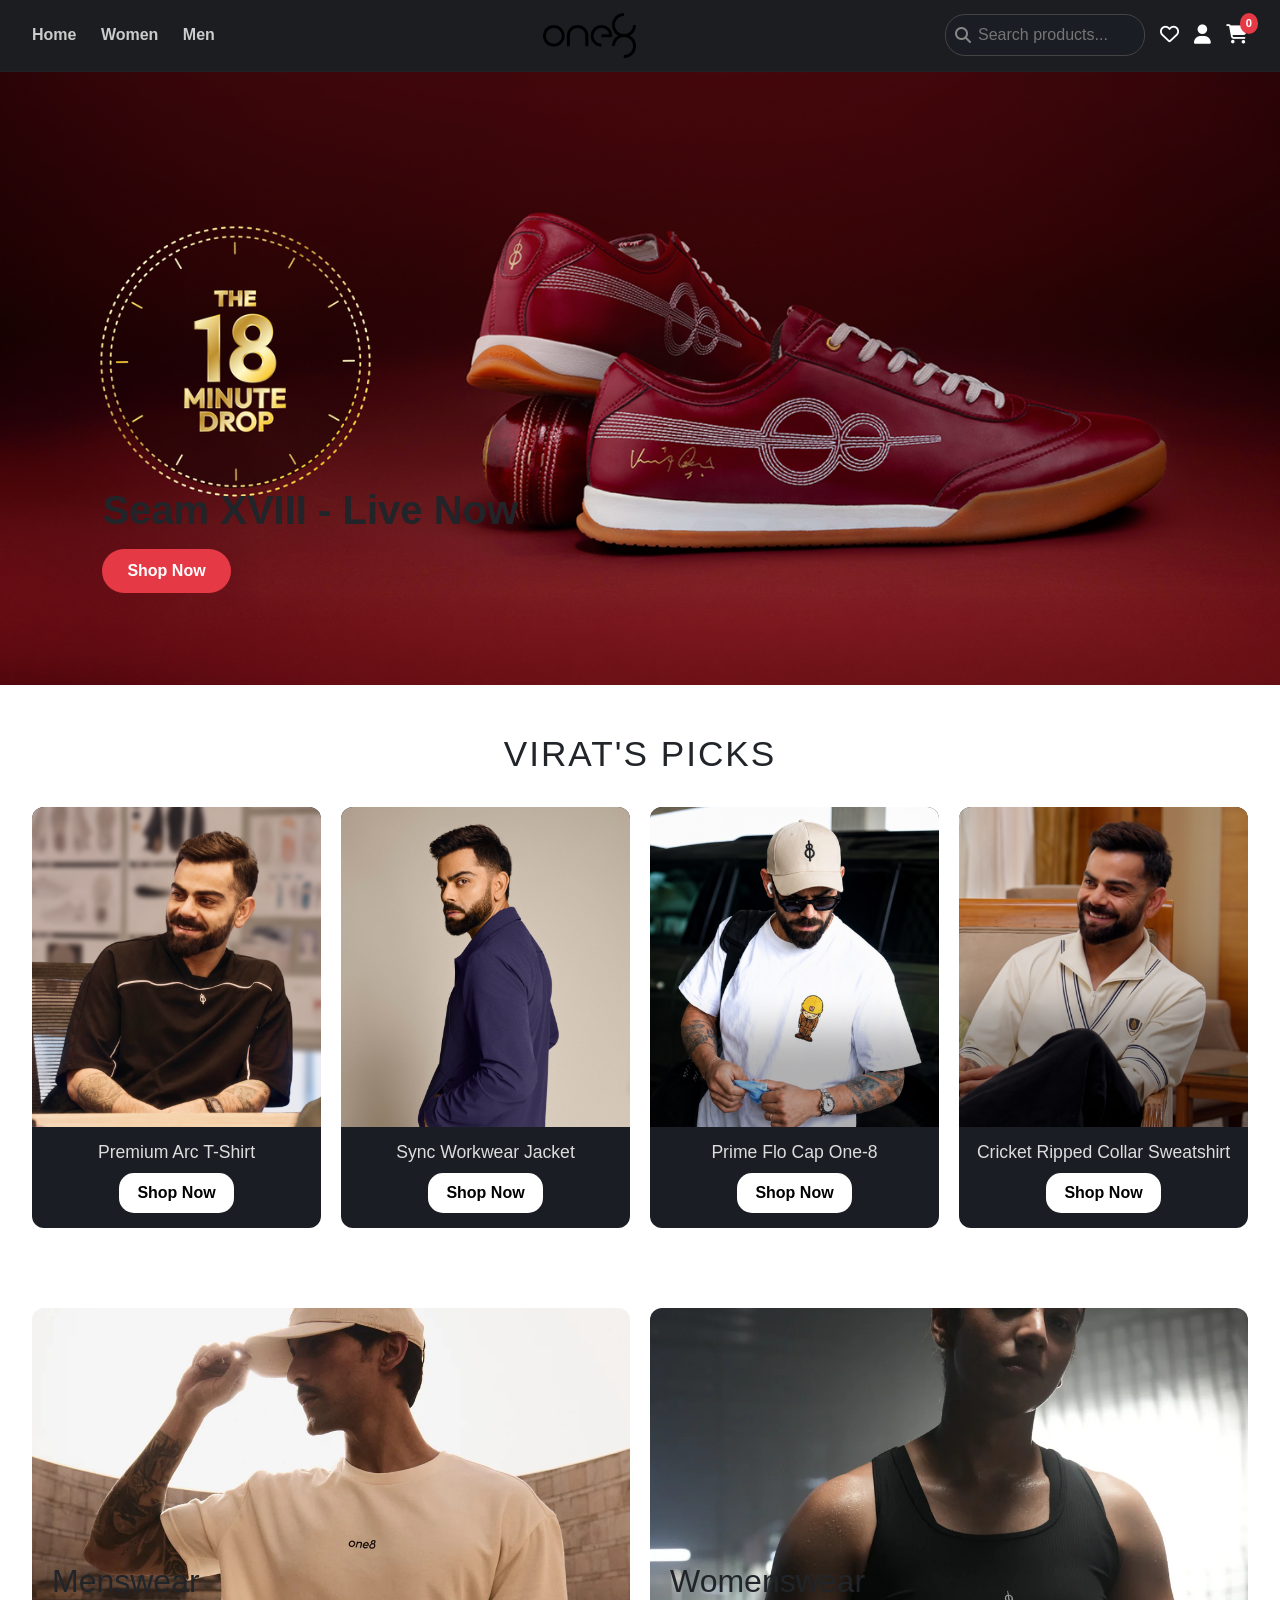
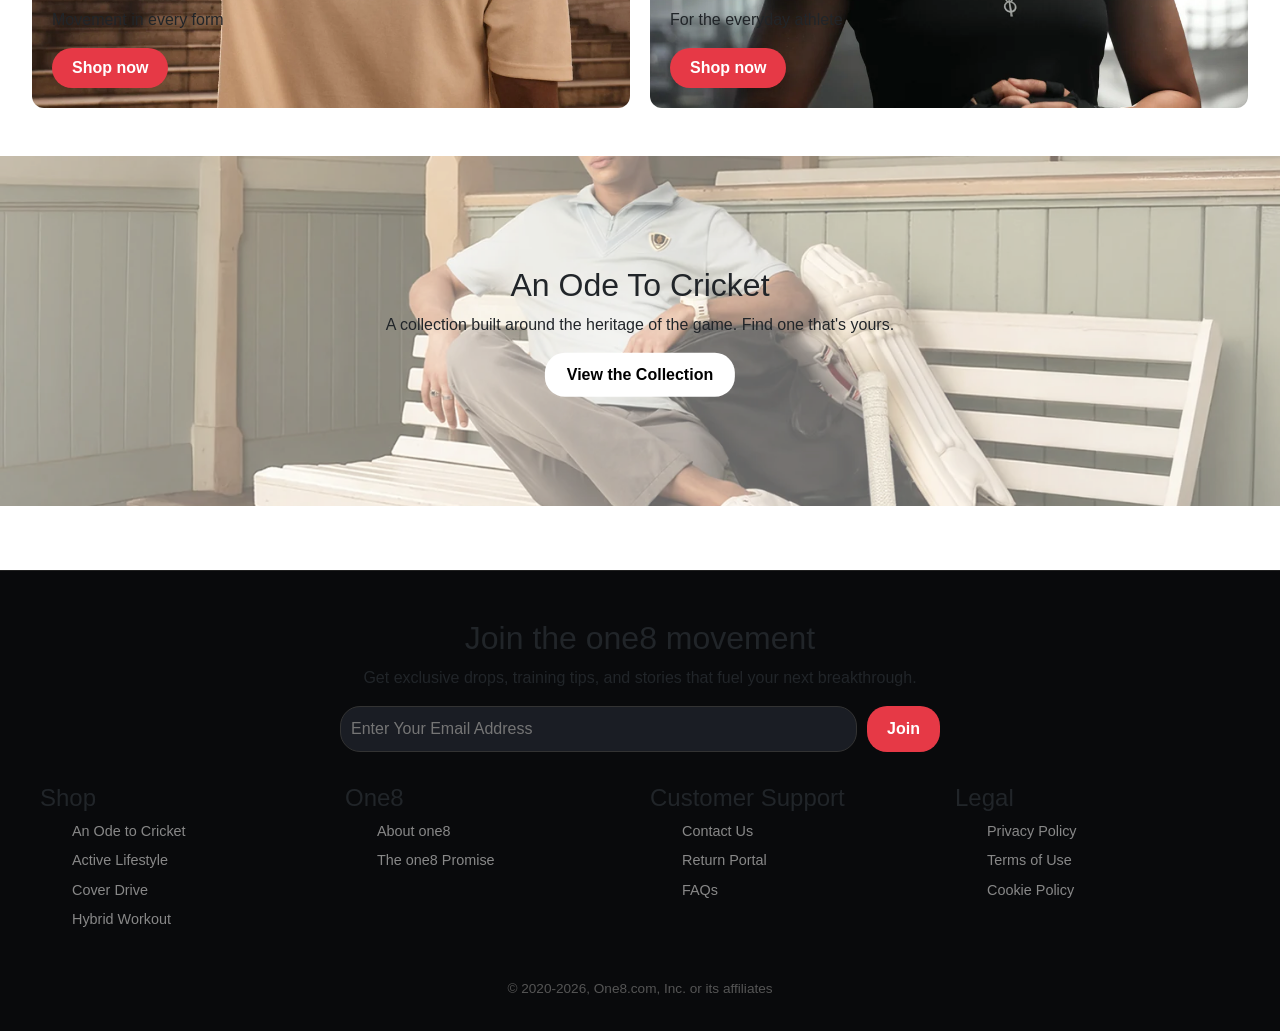
<file: index.html>
<!DOCTYPE html>
<html lang="en">

<head>
    <meta charset="UTF-8">
    <meta name="viewport" content="width=device-width, initial-scale=1.0">
    <title>ONE/8</title>
    <link rel="icon" type="image/png" href="one8-seeklogo.png">
    <link rel="stylesheet" href="index.css">
    <link href="https://cdn.jsdelivr.net/npm/bootstrap@5.3.3/dist/css/bootstrap.min.css" rel="stylesheet">
    <link rel="stylesheet" href="https://cdnjs.cloudflare.com/ajax/libs/font-awesome/6.5.1/css/all.min.css">
</head>

<body>

    <!-- NAVBAR -->
    <header>
        <nav class="custom-nav">
            <div class="nav-left">
                <a href="#" onclick="showHome()">Home</a>
                <a href="#" onclick="showpage2(); showWomen()">Women</a>
                <a href="#" onclick="showpage1(); showMens()">Men</a>
            </div>

            <div class="nav-center">
                <img src="one8-seeklogo.png" alt="One8 Logo" class="logo_img" onclick="showHome()">
            </div>

            <div class="nav-right">
                <div class="search-box">
                    <i class="fa-solid fa-magnifying-glass"></i>
                    <input type="text" id="in" placeholder="Search products...">
                </div>
                <button class="nav-icon-btn"><i class="fa-regular fa-heart"></i></button>
                <button class="nav-icon-btn" onclick="showpage3()"><i class="fa-solid fa-user"></i></button>
                <button class="nav-icon-btn cart-btn" onclick="showCart()">
                    <i class="fa-solid fa-cart-shopping"></i>
                    <span id="count">0</span>
                </button>
            </div>
        </nav>
    </header>

    <!-- MAIN HOME / LANDING SECTION -->
    <main id="main-content">
        <section id="landing">
            <div id="myCarousel" class="carousel slide" data-bs-ride="carousel">
                <div class="carousel-inner">
                    <div class="carousel-item active">
                        <img src="one8.1.png" class="d-block w-100" alt="Banner 1">
                        <div class="carousel-caption-custom">
                            <h2>Seam XVIII - Live Now</h2>
                            <button class="head_btn" onclick="showpage()">Shop Now</button>
                        </div>
                    </div>
                    <div class="carousel-item">
                        <img src="one8.2.png" class="d-block w-100" alt="Banner 2">
                        <div class="carousel-caption-custom">
                            <h2>The Cricket Collection</h2>
                            <button class="head_btn" onclick="showpage()">Shop Now</button>
                        </div>
                    </div>
                    <div class="carousel-item">
                        <img src="one8.video2.gif" class="d-block w-100" alt="Banner 3">
                        <div class="carousel-caption-custom">
                            <h2>Seam Classic</h2>
                            <button class="head_btn" onclick="showpage()">Shop Now</button>
                        </div>
                    </div>
                </div>
            </div>
        </section>

        <!-- VIRAT'S PICKS -->
        <section class="vk">
            <h1>VIRAT'S PICKS</h1>
            <div class="virat-grid">
                <div class="v1">
                    <img class="vk-img" src="d.png" alt="Premium Arc T-Shirt">
                    <div class="v-info">
                        <h2>Premium Arc T-Shirt</h2>
                        <button class="vk-btn" onclick="showpage6()">Shop Now</button>
                    </div>
                </div>
                <div class="v1">
                    <img class="vk-img" src="b.png" alt="Sync Workwear Jacket">
                    <div class="v-info">
                        <h2>Sync Workwear Jacket</h2>
                        <button class="vk-btn" onclick="showpage6()">Shop Now</button>
                    </div>
                </div>
                <div class="v1">
                    <img class="vk-img" src="Gradient_vk2_1.png" alt="Prime Flo Cap">
                    <div class="v-info">
                        <h2>Prime Flo Cap One-8</h2>
                        <button class="vk-btn" onclick="showpage5()">Shop Now</button>
                    </div>
                </div>
                <div class="v1">
                    <img class="vk-img" src="Gradient_vk_1.png" alt="Cricket Sweatshirt">
                    <div class="v-info">
                        <h2>Cricket Ripped Collar Sweatshirt</h2>
                        <button class="vk-btn" onclick="showpage6()">Shop Now</button>
                    </div>
                </div>
            </div>
        </section>

        <!-- GENDER SECTION -->
        <section class="gender">
            <div class="mens-wear">
                <img src="mens-wear.webp" alt="Menswear">
                <div class="wear-overlay">
                    <h2>Menswear</h2>
                    <p>Movement in every form</p>
                    <button onclick="showpage1(); showMens()">Shop now</button>
                </div>
            </div>
            <div class="mens-wear">
                <img src="womens-wear.webp" alt="Womenswear">
                <div class="wear-overlay">
                    <h2>Womenswear</h2>
                    <p>For the everyday athlete</p>
                    <button onclick="showpage2(); showWomen()">Shop now</button>
                </div>
            </div>
        </section>

        <!-- ENDING BANNER -->
        <div class="ending">
            <img src="ending-img.webp" alt="An Ode To Cricket">
            <div class="ending-content">
                <h2>An Ode To Cricket</h2>
                <p>A collection built around the heritage of the game. Find one that's yours.</p>
                <button onclick="showpage()">View the Collection</button>
            </div>
        </div>
    </main>

    <!-- PRODUCTS / FILTER SECTION -->
    <section class="all-1">
        <div class="shop-container">
            <!-- Sidebar Filters -->
            <aside class="filter-sidebar">
                <h2>Seam XVIII</h2>
                <div class="check">
                    <button class="btn2" onclick="show('price')"><span>PRICE</span> <span>▼</span></button>
                    <div id="price" class="btn-content">
                        <label><input type="checkbox"> ₹0.00 - ₹2,000.00</label><br>
                        <label><input type="checkbox"> ₹2,000.00 - ₹4,000.00</label><br>
                        <label><input type="checkbox"> ₹4,000.00 - ₹6,000.00</label>
                    </div>
                </div>
                <div class="check">
                    <button class="btn2" onclick="show('gender')"><span>GENDER</span> <span>▼</span></button>
                    <div id="gender" class="btn-content">
                        <label><input type="checkbox"> MALE</label><br>
                        <label><input type="checkbox"> FEMALE</label><br>
                        <label><input type="checkbox"> UNISEX</label>
                    </div>
                </div>
                <div class="check">
                    <button class="btn2" onclick="show('product')"><span>PRODUCT TYPE</span> <span>▼</span></button>
                    <div id="product" class="btn-content">
                        <label><input type="checkbox"> Caps</label><br>
                        <label><input type="checkbox"> Cricket Shoes</label><br>
                        <label><input type="checkbox"> Polo</label><br>
                        <label><input type="checkbox"> Sneakers</label><br>
                        <label><input type="checkbox"> Sweatshirt</label><br>
                        <label><input type="checkbox"> T-Shirt</label>
                    </div>
                </div>
            </aside>

            <!-- Category Thumbnails & Product Display Grid -->
            <div class="products-wrapper">
                <div class="mens category-bar">
                    <div class="mens-img" onclick="showCategory('men-gym')"><img src="men-gym.webp" alt="">
                        <h2>Men-Gym</h2>
                    </div>
                    <div class="mens-img" onclick="showCategory('run')"><img src="men-run.webp" alt="">
                        <h2>Men-Running</h2>
                    </div>
                    <div class="mens-img" onclick="showCategory('life')"><img src="men-life.webp" alt="">
                        <h2>Men-Lifestyle</h2>
                    </div>
                    <div class="mens-img" onclick="showCategory('cricket')"><img src="men-cricket.webp" alt="">
                        <h2>Men-Cricket</h2>
                    </div>
                </div>

                <div class="women category-bar">
                    <div class="mens-img" onclick="showCategory('women-gym')"><img src="smirthi.webp" alt="">
                        <h2>Women-Gym</h2>
                    </div>
                    <div class="mens-img" onclick="showCategory('women-run')"><img src="women-liffestyle.webp" alt="">
                        <h2>Women-Running</h2>
                    </div>
                    <div class="mens-img" onclick="showCategory('women-Life')"><img src="women-running.webp" alt="">
                        <h2>Women-Lifestyle</h2>
                    </div>
                </div>

                <div class="cont"></div>
            </div>
        </div>
    </section>

    <!-- SIGN IN SECTION -->
    <div class="log-in">
        <img src="one8-seeklogo.png" alt="One8 Logo" class="login-logo">
        <div class="sign-in">
            <h2>Sign in or create account</h2>
            <label>Enter mobile number or email</label>
            <input type="text" id="login-input" placeholder="Email or Phone">
            <p id="login-error" class="error-msg"></p>
            <button onclick="validEmail()">Continue</button>
            <p class="condition">By continuing, you agree to One-8 <span>Conditions of Use</span> and <span>Privacy
                    Notice.</span></p>
            <div class="biz-box">
                <h5>Buying for work?</h5>
                <p class="blue">Create a free business account</p>
            </div>
        </div>
    </div>

    <!-- CHECKOUT FLOW SECTION (NEW PAGE) -->
    <section id="checkout-page" class="checkout-container hidden">
        <button class="back-btn" onclick="showpage()">
            <i class="fa-solid fa-arrow-left">

            </i> Back to Products</button>
        <h2>CHECKOUT <span>DETAILS</span></h2>

        <div class="checkout-grid">
            <form id="checkoutForm" onsubmit="handleCheckout(event)">
                <h3>1. Shipping Information</h3>
                <div class="form-group">
                    <label>Full Name</label>
                    <input type="text" required placeholder="Virat Kohli">
                </div>
                <div class="form-group">
                    <label>Email Address</label>
                    <input type="email" required placeholder="virat@one8.com">
                </div>
                <div class="form-group">
                    <label>Phone Number</label>
                    <input type="tel" required placeholder="7010668185">
                </div>
                <div class="form-group">
                    <label>Delivery Address</label>
                    <textarea required placeholder="House No, Street, City, Pincode" rows="3"></textarea>
                </div>

                <h3>2. Payment Method</h3>
                <div class="payment-options">
                    <label><input type="radio" name="payment" value="card" checked> Credit/Debit Card</label>
                    <label><input type="radio" name="payment" value="upi"> UPI / Razorpay</label>
                    <label><input type="radio" name="payment" value="cod"> Cash on Delivery</label>
                </div>

                <button type="submit" class="submit-order-btn">PLACE ORDER NOW</button>
            </form>

            <div class="order-summary-box">
                <h3>Order Summary</h3>
                <div id="checkoutSummaryItems"></div>
                <hr>
                <div class="summary-total">
                    <span>Total Amount:</span>
                    <span id="checkoutTotalAmount">₹0</span>
                </div>
            </div>
        </div>
    </section>

    <!-- SUCCESS MODAL -->
    <div id="successModal" class="modal-overlay hidden">
        <div class="modal-box">
            <i class="fa-solid fa-circle-check success-icon"></i>
            <h2>Order Placed Successfully!</h2>
            <p>Thank you for shopping with ONE8. Your order is on its way!</p>
            <button class="submit-order-btn" onclick="resetApp()">Continue Shopping</button>
        </div>
    </div>

    <!-- SLIDE-IN CART DRAWER -->
    <div id="cart-box">
        <div class="cart-head">
            <h2>My Cart</h2>
            <button id="close" onclick="closeCart()">✕</button>
        </div>
        <div id="cart-items"></div>
        <div id="summary"></div>
    </div>
    <div id="cart-backdrop" onclick="closeCart()"></div>

    <!-- FOOTER -->
    <footer>
        <div class="end">
            <h2>Join the one8 movement</h2>
            <p class="end-p">Get exclusive drops, training tips, and stories that fuel your next breakthrough.</p>
            <div class="newsletter-box">
                <input class="food-in" id="email" type="email" placeholder="Enter Your Email Address">
                <button onclick="validEmail()">Join</button>
            </div>
            <p id="email-p"></p>
        </div>
        <div class="end-1">
            <div>
                <h4>Shop</h4>
                <ul>
                    <li>An Ode to Cricket</li>
                    <li>Active Lifestyle</li>
                    <li>Cover Drive</li>
                    <li>Hybrid Workout</li>
                </ul>
            </div>
            <div>
                <h4>One8</h4>
                <ul>
                    <li>About one8</li>
                    <li>The one8 Promise</li>
                </ul>
            </div>
            <div>
                <h4>Customer Support</h4>
                <ul>
                    <li>Contact Us</li>
                    <li>Return Portal</li>
                    <li>FAQs</li>
                </ul>
            </div>
            <div>
                <h4>Legal</h4>
                <ul>
                    <li>Privacy Policy</li>
                    <li>Terms of Use</li>
                    <li>Cookie Policy</li>
                </ul>
            </div>
        </div>
        <div class="footer-bottom">
            <p>© 2020-2026, One8.com, Inc. or its affiliates</p>
        </div>
    </footer>

    <script src="https://cdn.jsdelivr.net/npm/bootstrap@5.3.3/dist/js/bootstrap.bundle.min.js"></script>
    <script src="index.js"></script>
</body>

</html>
</file>
<file: index.css>
* {
    margin: 0;
    padding: 0;
    box-sizing: border-box;
    font-family: 'Segoe UI', Roboto, sans-serif;
}

body {
    background-color: #0f1115;
    color: #ffffff;
    overflow-x: hidden;
}

.hidden { display: none !important; }

/* NAVIGATION BAR */
header {
    position: sticky;
    top: 0;
    width: 100%;
    z-index: 100;
    background-color: rgba(15, 17, 21, 0.95);
    backdrop-filter: blur(8px);
    border-bottom: 1px solid #222;
}

.custom-nav {
    display: flex;
    justify-content: space-between;
    align-items: center;
    padding: 0.8rem 2rem;
    max-width: 1400px;
    margin: 0 auto;
}

.nav-left a {
    color: #ccc;
    text-decoration: none;
    margin-right: 20px;
    font-weight: 600;
    transition: color 0.3s;
}

.nav-left a:hover { color: #e63946; }

.logo_img {
    height: 45px;
    cursor: pointer;
}

.nav-right {
    display: flex;
    align-items: center;
    gap: 15px;
}

.search-box {
    position: relative;
    display: flex;
    align-items: center;
}

.search-box i {
    position: absolute;
    left: 10px;
    color: #888;
}

#in {
    padding: 8px 12px 8px 32px;
    border-radius: 20px;
    border: 1px solid #444;
    background: #1a1d24;
    color: #fff;
    width: 200px;
}

.nav-icon-btn {
    background: none;
    border: none;
    color: #fff;
    font-size: 1.2rem;
    position: relative;
    cursor: pointer;
}

.cart-btn #count {
    position: absolute;
    top: -8px;
    right: -10px;
    background: #e63946;
    color: #fff;
    font-size: 0.7rem;
    padding: 2px 6px;
    border-radius: 50%;
    font-weight: bold;
}

/* CAROUSEL */
.carousel-caption-custom {
    position: absolute;
    bottom: 15%;
    left: 8%;
    z-index: 10;
}

.carousel-caption-custom h2 {
    font-size: 2.5rem;
    font-weight: 800;
    margin-bottom: 15px;
}

.head_btn {
    padding: 10px 25px;
    background: #e63946;
    border: none;
    color: #fff;
    font-weight: bold;
    border-radius: 25px;
    cursor: pointer;
    transition: 0.3s;
}

.head_btn:hover { background: #fff; color: #000; }

/* VIRAT PICKS */
.vk {
    padding: 3rem 2rem;
    max-width: 1300px;
    margin: 0 auto;
}

.vk h1 {
    text-align: center;
    font-size: 2.2rem;
    letter-spacing: 2px;
    margin-bottom: 2rem;
}

.virat-grid {
    display: grid;
    grid-template-columns: repeat(auto-fit, minmax(250px, 1fr));
    gap: 20px;
}

.v1 {
    background: #1a1d24;
    border-radius: 12px;
    overflow: hidden;
    position: relative;
    transition: transform 0.3s;
}

.v1:hover { transform: translateY(-5px); }

.vk-img {
    width: 100%;
    height: 320px;
    object-fit: cover;
}

.v-info {
    padding: 15px;
    text-align: center;
}

.v-info h2 {
    font-size: 1.1rem;
    color: #ddd;
    margin-bottom: 10px;
}

.vk-btn {
    padding: 8px 18px;
    background: #fff;
    border: none;
    border-radius: 15px;
    font-weight: bold;
    cursor: pointer;
}

/* GENDER & ENDING BANNER */
.gender {
    display: grid;
    grid-template-columns: 1fr 1fr;
    gap: 20px;
    max-width: 1300px;
    margin: 2rem auto;
    padding: 0 2rem;
}

.mens-wear {
    position: relative;
    border-radius: 12px;
    overflow: hidden;
}

.mens-wear img { width: 100%; height: 400px; object-fit: cover; }

.wear-overlay {
    position: absolute;
    bottom: 20px;
    left: 20px;
}

.wear-overlay button {
    padding: 8px 20px;
    border-radius: 20px;
    border: none;
    background: #e63946;
    color: white;
    font-weight: bold;
    cursor: pointer;
}

.ending {
    position: relative;
    text-align: center;
    margin-top: 3rem;
}

.ending img { width: 100%; height: 350px; object-fit: cover; opacity: 0.6; }

.ending-content {
    position: absolute;
    top: 50%;
    left: 50%;
    transform: translate(-50%, -50%);
}

.ending-content button {
    padding: 10px 22px;
    border-radius: 20px;
    border: none;
    background: #fff;
    font-weight: bold;
    cursor: pointer;
}

/* SHOPPING & PRODUCT GRID */
.all-1 {
    max-width: 1300px;
    margin: 2rem auto;
    padding: 0 2rem;
}

.shop-container {
    display: flex;
    gap: 30px;
}

.filter-sidebar {
    width: 250px;
    background: #1a1d24;
    padding: 20px;
    border-radius: 10px;
    height: fit-content;
}

.check { border-bottom: 1px solid #333; margin-bottom: 10px; }
.btn2 { width: 100%; padding: 10px 0; background: none; border: none; color: #fff; display: flex; justify-content: space-between; cursor: pointer; }
.btn-content { display: none; padding-bottom: 10px; font-size: 0.9rem; color: #aaa; }

.products-wrapper { flex: 1; }

.category-bar {
    display: none;
    gap: 15px;
    margin-bottom: 20px;
    overflow-x: auto;
}

.mens-img {
    min-width: 140px;
    background: #1a1d24;
    border-radius: 10px;
    padding: 10px;
    text-align: center;
    cursor: pointer;
}

.mens-img img { width: 100%; height: 100px; object-fit: cover; border-radius: 8px; }
.mens-img h2 { font-size: 0.9rem; margin-top: 8px; }

/* .cont {
    display: grid;
    grid-template-columns: repeat(auto-fill, minmax(230px, 1fr));
    gap: 20px;
} */


.cont {
    width: 60% !important;
    display: grid !important;
    grid-template-columns: repeat(2, 1fr) !important; /* 2 items per row */
    gap: 30px !important;
    position: relative !important;
    left: 390px !important;
    top: -200px !important;
    scrollbar-width: none !important;
}

.cart {
    background: #1a1d24;
    border-radius: 10px;
    padding: 15px;
    display: flex;
    flex-direction: column;
    justify-content: space-between;
}

.p-image img { width: 100%; height: 200px; object-fit: cover; border-radius: 8px; }
.p-details h3 { font-size: 0.95rem; margin-top: 8px; color: #ddd; }
.add-btn {
    margin-top: 10px;
    width: 100%;
    padding: 8px;
    background: #e63946;
    border: none;
    color: white;
    border-radius: 6px;
    font-weight: bold;
    cursor: pointer;
}

/* SLIDE-IN CART DRAWER */
#cart-box {
    position: fixed;
    top: 0;
    right: -420px;
    width: 380px;
    height: 100vh;
    background: #1a1d24;
    z-index: 1000;
    padding: 20px;
    transition: right 0.3s ease;
    display: flex;
    flex-direction: column;
    box-shadow: -5px 0 15px rgba(0,0,0,0.5);
}

#cart-box.open { right: 0; }

.cart-head { display: flex; justify-content: space-between; align-items: center; border-bottom: 1px solid #333; padding-bottom: 10px; }
#close { background: none; border: none; color: #e63946; font-size: 1.5rem; cursor: pointer; }

#cart-items { flex: 1; overflow-y: auto; margin: 15px 0; }
.cart-product { display: flex; align-items: center; justify-content: space-between; background: #0f1115; padding: 10px; border-radius: 8px; margin-bottom: 10px; }
.i-image { width: 50px; height: 50px; object-fit: cover; border-radius: 5px; }

.summary-btn {
    width: 100%;
    padding: 12px;
    background: #e63946;
    color: white;
    border: none;
    border-radius: 6px;
    font-weight: bold;
    cursor: pointer;
}

#cart-backdrop {
    position: fixed;
    top: 0; left: 0; width: 100vw; height: 100vh;
    background: rgba(0,0,0,0.7);
    z-index: 999;
    display: none;
}
#cart-backdrop.show { display: block; }




/* CHECKOUT PAGE */
.checkout-container { max-width: 1000px; margin: 3rem auto; padding: 0 2rem; }
.back-btn { background: none; border: none; color: #aaa; font-size: 1rem; cursor: pointer; margin-bottom: 15px; }
.checkout-grid { display: grid; grid-template-columns: 1.5fr 1fr; gap: 30px; margin-top: 20px; }
.form-group { margin-bottom: 15px; }
.form-group label { display: block; margin-bottom: 5px; color: #aaa; font-size: 0.9rem; }
.form-group input, .form-group textarea { width: 100%; padding: 10px; background: #1a1d24; border: 1px solid #333; color: white; border-radius: 5px; }
.payment-options { display: flex; flex-direction: column; gap: 10px; margin: 15px 0; }

.submit-order-btn { width: 100%; padding: 12px; background: #e63946; border: none; color: white; font-weight: bold; border-radius: 6px; cursor: pointer; }

.order-summary-box { background: #1a1d24; padding: 20px; border-radius: 8px; height: fit-content; }
.summary-total { display: flex; justify-content: space-between; font-size: 1.2rem; font-weight: bold; color: #e63946; margin-top: 15px; }

/* MODAL */
.modal-overlay { position: fixed; top: 0; left: 0; width: 100vw; height: 100vh; background: rgba(0,0,0,0.85); display: flex; justify-content: center; align-items: center; z-index: 2000; }
.modal-box { background: #1a1d24; padding: 30px; border-radius: 12px; text-align: center; max-width: 400px; border: 1px solid #333; }
.success-icon { font-size: 3rem; color: #2ec4b6; margin-bottom: 15px; }

/* SIGN IN */
.log-in { max-width: 400px; margin: 4rem auto; text-align: center; }
.login-logo { width: 180px; margin-bottom: 20px; }
.sign-in { background: #1a1d24; padding: 25px; border-radius: 10px; }
.sign-in input { width: 100%; padding: 10px; margin: 15px 0; background: #0f1115; border: 1px solid #333; color: white; border-radius: 5px; }
.sign-in button { width: 100%; padding: 10px; background: #e63946; border: none; color: white; font-weight: bold; border-radius: 20px; cursor: pointer; }

/* FOOTER */
footer { background: #090a0c; padding: 3rem 2rem 1rem; border-top: 1px solid #222; margin-top: 4rem; }
.end { max-width: 600px; margin: 0 auto 2rem; text-align: center; }
.newsletter-box { display: flex; gap: 10px; margin-top: 15px; }
.newsletter-box input { flex: 1; padding: 10px; border-radius: 20px; border: 1px solid #333; background: #1a1d24; color: white; }
.newsletter-box button { padding: 10px 20px; border-radius: 20px; border: none; background: #e63946; color: white; font-weight: bold; cursor: pointer; }

.end-1 { display: grid; grid-template-columns: repeat(auto-fit, minmax(150px, 1fr)); gap: 20px; max-width: 1200px; margin: 0 auto; }
.end-1 ul { list-style: none; }
.end-1 li { color: #888; font-size: 0.9rem; margin-top: 8px; }
.footer-bottom { text-align: center; color: #555; margin-top: 2rem; font-size: 0.85rem; }



.cart {
    background: #1a1d24 !important;
    border-radius: 12px !important;
    padding: 15px !important;
    display: flex !important;
    flex-direction: column !important;
    justify-content: space-between !important;
    border: 1px solid #333 !important;
    width: 100% !important;
    box-sizing: border-box !important;
}

.p-image img {
    width: 100% !important;
    height: 220px !important;
    object-fit: cover !important;
    border-radius: 8px !important;
}

.p-details h3 {
    font-size: 0.95rem !important;
    margin: 8px 0 !important;
    color: #fff !important;
    width: 100% !important;
    left: 0 !important;
    top: 0 !important;
    position: static !important;
}

.p-details p {
    font-size: 1rem !important;
    color: #e63946 !important;
    margin: 5px 0 !important;
    width: 100% !important;
    left: 0 !important;
    top: 0 !important;
    position: static !important;
}

.add-btn {
    position: static !important;
    width: 100% !important;
    height: 40px !important;
    margin-top: 10px !important;
    background: #e63946 !important;
    color: white !important;
    border: none !important;
    border-radius: 6px !important;
    cursor: pointer !important;
    left: 0 !important;
    top: 0 !important;
}



/* SHOP CONTAINER FLEXBOX FIX */
.all-1 {
    max-width: 1300px;
    margin: 2rem auto;
    padding: 0 1rem;
    display: block;
}

.shop-container {
    display: flex;
    gap: 25px;
    align-items: flex-start;
}

/* SIDEBAR FILTER FIX */
.filter-sidebar {
    width: 250px;
    flex-shrink: 0;
    background: #1a1d24;
    padding: 20px;
    border-radius: 10px;
}

/* PRODUCTS WRAPPER FIX */
.products-wrapper {
    flex: 1;
    width: 100%;
}

/* CATEGORY THUMBNAILS BAR FIX */
.category-bar {
    display: flex;
    gap: 15px;
    margin-bottom: 25px;
    overflow-x: auto;
    padding-bottom: 10px;
}

.mens-img {
    min-width: 130px;
    background: #1a1d24;
    border-radius: 10px;
    padding: 10px;
    text-align: center;
    cursor: pointer;
}

.mens-img img {
    width: 100%;
    height: 90px;
    object-fit: cover;
    border-radius: 8px;
}

/* PRODUCT GRID FIX (REMOVED OVERLAP & MARGINS) */
.cont {
    width: 100% !important;
    display: grid !important;
    grid-template-columns: repeat(auto-fill, minmax(240px, 1fr)) !important;
    gap: 20px !important;
    position: static !important;
    left: 0 !important;
    top: 0 !important;
    margin: 0 !important;
}

.cart {
    background: #1a1d24 !important;
    border-radius: 12px !important;
    padding: 15px !important;
    display: flex !important;
    flex-direction: column !important;
    justify-content: space-between !important;
    border: 1px solid #333 !important;
    width: 100% !important;
    box-sizing: border-box !important;
}

.p-image img {
    width: 100% !important;
    height: 200px !important;
    object-fit: cover !important;
    border-radius: 8px !important;
}

.p-details h3 {
    font-size: 0.95rem !important;
    margin: 6px 0 !important;
    color: #fff !important;
    position: static !important;
}

.add-btn {
    position: static !important;
    width: 100% !important;
    height: 40px !important;
    margin-top: 10px !important;
    background: #e63946 !important;
    color: white !important;
    border: none !important;
    border-radius: 6px !important;
    cursor: pointer !important;
}

/* CART DRAWER ITEM STYLING FIX */
.cart-product {
    display: flex;
    align-items: center;
    justify-content: space-between;
    background: #0f1115 !important;
    padding: 12px !important;
    border-radius: 8px !important;
    margin-bottom: 12px !important;
    border: 1px solid #222 !important;
}

.cart-product img.i-image {
    width: 55px !important;
    height: 55px !important;
    object-fit: cover !important;
    border-radius: 6px !important;
}

/* Product Name & Price Visibility Fix */
.cart-product h4 {
    color: #ffffff !important;
    font-size: 0.9rem !important;
    margin: 0 0 4px 0 !important;
}

.cart-product p {
    color: #e63946 !important;
    font-size: 0.85rem !important;
    margin: 0 !important;
}

/* Increase / Decrease Button Styling */
.cart-product button {
    background: #1a1d24 !important;
    color: #ffffff !important;
    border: 1px solid #444 !important;
    width: 26px !important;
    height: 26px !important;
    border-radius: 4px !important;
    font-weight: bold !important;
    cursor: pointer !important;
    display: inline-flex !important;
    align-items: center !important;
    justify-content: center !important;
    transition: 0.2s !important;
}

.cart-product button:hover {
    background: #e63946 !important;
    border-color: #e63946 !important;
}

.cart-product span {
    color: #ffffff !important;
    font-weight: bold !important;
    font-size: 0.95rem !important;
    margin: 0 8px !important;
}


/* CHECKOUT PAGE DARK THEME & VISIBILITY FIX */
#checkout-page {
    background-color: #0f1115 !important;
    color: #ffffff !important;
    padding: 3rem 2rem !important;
    border-radius: 12px;
}

#checkout-page h2, 
#checkout-page h3 {
    color: #ffffff !important;
}

#checkout-page label {
    color: #cccccc !important;
}

/* Form Inputs Dark Background & White Text */
#checkout-page input, 
#checkout-page textarea {
    background-color: #1a1d24 !important;
    color: #ffffff !important;
    border: 1px solid #333 !important;
}

#checkout-page input::placeholder, 
#checkout-page textarea::placeholder {
    color: #777777 !important;
}

/* Payment Options Text Visibility */
.payment-options label {
    color: #ffffff !important;
    cursor: pointer;
}

/* Order Summary Box Styling Fix */
.order-summary-box {
    background-color: #1a1d24 !important;
    border: 1px solid #333 !important;
    color: #ffffff !important;
}

#checkoutSummaryItems span {
    color: #dddddd !important;
}


/* LOGIN / SIGN-IN SECTION FULL DARK THEME FIX */
.log-in, .log-1, .log {
    background-color: #0f1115 !important;
    color: #ffffff !important;
    padding: 3rem 2rem !important;
    border-radius: 12px !important;
    box-shadow: 0 4px 20px rgba(0, 0, 0, 0.5) !important;
}

.log-in h2, .log-in h3, .log-in p,
.log-1 h2, .log-1 h3, .log-1 p,
.log h2, .log h3, .log p {
    color: #ffffff !important;
}

.log-in input, .log-1 input, .log input {
    background-color: #1a1d24 !important;
    color: #ffffff !important;
    border: 1px solid #333 !important;
}

.log-in input::placeholder, .log-1 input::placeholder, .log input::placeholder {
    color: #888888 !important;
}






/* ================= MOBILE ================= */
@media screen and (max-width: 575.98px) {

    /* NAVBAR */
    .custom-nav {
        flex-direction: column;
        padding: 12px 10px;
        gap: 12px;
    }

    .nav-center {
        order: 1;
    }

    .nav-left {
        order: 2;
        display: flex;
        justify-content: center;
        gap: 15px;
        width: 100%;
    }

    .nav-left a {
        margin: 0;
        font-size: 13px;
    }

    .nav-right {
        order: 3;
        width: 100%;
        justify-content: center;
        gap: 15px;
    }

    .logo_img {
        height: 38px;
    }

    .search-box {
        flex: 1;
        max-width: 220px;
    }

    #in {
        width: 100%;
        font-size: 12px;
    }

    .nav-icon-btn {
        font-size: 1rem;
    }

    /* CAROUSEL */
    .carousel-item img {
        height: 230px;
        object-fit: cover;
    }

    .carousel-caption-custom {
        bottom: 8%;
        left: 5%;
    }

    .carousel-caption-custom h2 {
        font-size: 1.1rem;
        margin-bottom: 8px;
    }

    .head_btn {
        padding: 6px 14px;
        font-size: 11px;
    }

    /* VIRAT PICKS */
    .vk {
        padding: 1.5rem 12px;
    }

    .vk h1 {
        font-size: 1.5rem;
        margin-bottom: 1.2rem;
    }

    .virat-grid {
        grid-template-columns: repeat(2, minmax(0, 1fr));
        gap: 10px;
    }

    .vk-img {
        height: 190px;
    }

    .v-info {
        padding: 8px;
    }

    .v-info h2 {
        font-size: 0.85rem;
    }

    .vk-btn {
        padding: 7px 12px;
        font-size: 11px;
    }

    /* GENDER SECTION */
    .gender {
        grid-template-columns: 1fr;
        padding: 0 12px;
        gap: 15px;
        margin: 1rem auto;
    }

    .mens-wear img {
        height: 280px;
    }

    .wear-overlay {
        left: 15px;
        bottom: 15px;
    }

    .wear-overlay h2 {
        font-size: 1.5rem;
    }

    .wear-overlay p {
        font-size: 13px;
    }

    /* ENDING BANNER */
    .ending {
        margin-top: 1.5rem;
    }

    .ending img {
        height: 250px;
    }

    .ending-content {
        width: 90%;
    }

    .ending-content h2 {
        font-size: 1.3rem;
    }

    .ending-content p {
        font-size: 12px;
    }

    .ending-content button {
        padding: 8px 15px;
        font-size: 12px;
    }

    /* SHOP SECTION */
    .all-1 {
        padding: 0 12px;
        margin: 1rem auto;
    }

    .shop-container {
        flex-direction: column;
        gap: 15px;
    }

    .filter-sidebar {
        width: 100%;
        padding: 15px;
    }

    .filter-sidebar h2 {
        font-size: 1.3rem;
    }

    .products-wrapper {
        width: 100%;
        min-width: 0;
    }

    /* CATEGORY BAR */
    .category-bar {
        gap: 10px;
        overflow-x: auto;
        padding-bottom: 10px;
    }

    .mens-img {
        min-width: 110px;
        padding: 8px;
    }

    .mens-img img {
        height: 80px;
    }

    .mens-img h2 {
        font-size: 0.8rem;
    }

    /* PRODUCT GRID */
    .cont {
        width: 100% !important;
        grid-template-columns: repeat(2, minmax(0, 1fr)) !important;
        gap: 10px !important;
        position: static !important;
        margin: 0 !important;
    }

    .cart {
        padding: 8px !important;
    }

    .p-image img {
        height: 150px !important;
    }

    .p-details h3 {
        font-size: 0.82rem !important;
    }

    .p-details p {
        font-size: 0.85rem !important;
    }

    .add-btn {
        height: 35px !important;
        font-size: 12px;
    }

    /* SIGN IN */
    .log-in {
        width: 92%;
        margin: 2rem auto;
        padding: 1.5rem 10px !important;
    }

    .login-logo {
        width: 140px;
    }

    .sign-in {
        padding: 18px;
    }

    .sign-in h2 {
        font-size: 1.3rem;
    }

    /* CHECKOUT */
    .checkout-container {
        padding: 1.5rem 12px !important;
        margin: 1rem auto;
    }

    .checkout-container h2 {
        font-size: 1.5rem;
    }

    .checkout-grid {
        grid-template-columns: 1fr;
        gap: 20px;
    }

    .checkout-grid h3 {
        font-size: 1.1rem;
    }

    .order-summary-box {
        padding: 15px;
    }

    /* CART DRAWER */
    #cart-box {
        width: 100%;
        right: -100%;
        padding: 15px;
    }

    #cart-box.open {
        right: 0;
    }

    .cart-product {
        gap: 8px;
        padding: 8px !important;
    }

    /* SUCCESS MODAL */
    .modal-box {
        width: 90%;
        padding: 20px;
        margin: 10px;
    }

    .modal-box h2 {
        font-size: 1.3rem;
    }

    .modal-box p {
        font-size: 13px;
    }

    /* FOOTER */
    footer {
        padding: 2rem 12px 1rem;
        margin-top: 2rem;
    }

    .end h2 {
        font-size: 1.4rem;
    }

    .end-p {
        font-size: 13px;
    }

    .newsletter-box {
        flex-direction: column;
        gap: 10px;
    }

    .newsletter-box input,
    .newsletter-box button {
        width: 100%;
    }

    .end-1 {
        grid-template-columns: repeat(2, 1fr);
        gap: 20px 10px;
    }

    .end-1 h4 {
        font-size: 1rem;
    }

    .end-1 li {
        font-size: 0.8rem;
    }

    .footer-bottom {
        font-size: 0.75rem;
    }
}






/* ================= LARGE MOBILE ================= */
@media screen and (min-width: 576px) and (max-width: 767.98px) {

    .custom-nav {
        padding: 12px 15px;
        flex-wrap: wrap;
        justify-content: center;
        gap: 12px;
    }

    .nav-center {
        order: 1;
        width: 100%;
        text-align: center;
    }

    .nav-left {
        order: 2;
        display: flex;
        justify-content: center;
        gap: 15px;
    }

    .nav-left a {
        margin: 0;
        font-size: 13px;
    }

    .nav-right {
        order: 3;
        justify-content: center;
        gap: 12px;
        width: 100%;
    }

    .logo_img {
        height: 38px;
    }

    #in {
        width: 180px;
    }

    .carousel-caption-custom {
        bottom: 8%;
        left: 5%;
    }

    .carousel-caption-custom h2 {
        font-size: 1.4rem;
        margin-bottom: 8px;
    }

    .head_btn {
        padding: 7px 16px;
        font-size: 13px;
    }

    .vk {
        padding: 2rem 1rem;
    }

    .vk h1 {
        font-size: 1.7rem;
    }

    .virat-grid {
        grid-template-columns: repeat(2, 1fr);
        gap: 12px;
    }

    .vk-img {
        height: 230px;
    }

    .v-info {
        padding: 10px;
    }

    .v-info h2 {
        font-size: 0.95rem;
    }

    .gender {
        grid-template-columns: 1fr 1fr;
        padding: 0 1rem;
        gap: 12px;
    }

    .mens-wear img {
        height: 260px;
    }

    .wear-overlay {
        left: 12px;
        bottom: 12px;
    }

    .wear-overlay h2 {
        font-size: 1.2rem;
    }

    .wear-overlay p {
        font-size: 12px;
    }

    .wear-overlay button {
        padding: 7px 12px;
        font-size: 12px;
    }

    .ending img {
        height: 260px;
    }

    .ending-content {
        width: 90%;
    }

    .ending-content h2 {
        font-size: 1.5rem;
    }

    .ending-content p {
        font-size: 13px;
    }

    .all-1 {
        padding: 0 12px;
    }

    .shop-container {
        flex-direction: column;
        gap: 15px;
    }

    .filter-sidebar {
        width: 100%;
    }

    .category-bar {
        gap: 10px;
    }

    .mens-img {
        min-width: 120px;
    }

    .cont {
        grid-template-columns: repeat(2, 1fr) !important;
        gap: 12px !important;
    }

    .p-image img {
        height: 180px !important;
    }

    .cart {
        padding: 10px !important;
    }

    .checkout-container {
        padding: 0 15px;
    }

    .checkout-grid {
        grid-template-columns: 1fr;
    }

    .log-in {
        width: 90%;
        margin: 2rem auto;
    }

    .end-1 {
        grid-template-columns: repeat(2, 1fr);
    }

    footer {
        padding: 2rem 1rem 1rem;
    }

    #cart-box {
        width: 350px;
        right: -350px;
    }
}





/* ================= TABLET ================= */
@media screen and (min-width: 768px) and (max-width: 991.98px) {

    .custom-nav {
        padding: 12px 15px;
        gap: 10px;
    }

    .nav-left {
        display: flex;
        gap: 10px;
    }

    .nav-left a {
        margin-right: 0;
        font-size: 13px;
    }

    .logo_img {
        height: 35px;
    }

    .nav-right {
        gap: 10px;
    }

    #in {
        width: 125px;
        font-size: 12px;
    }

    .nav-icon-btn {
        font-size: 1rem;
    }

    .carousel-caption-custom {
        bottom: 10%;
        left: 6%;
    }

    .carousel-caption-custom h2 {
        font-size: 1.7rem;
    }

    .head_btn {
        padding: 8px 20px;
    }

    .vk {
        padding: 2rem 1.5rem;
    }

    .vk h1 {
        font-size: 1.8rem;
    }

    .virat-grid {
        grid-template-columns: repeat(2, 1fr);
        gap: 15px;
    }

    .vk-img {
        height: 280px;
    }

    .gender {
        grid-template-columns: repeat(2, 1fr);
        padding: 0 1.5rem;
        gap: 15px;
    }

    .mens-wear img {
        height: 300px;
    }

    .wear-overlay h2 {
        font-size: 1.5rem;
    }

    .ending img {
        height: 300px;
    }

    .ending-content {
        width: 85%;
    }

    .ending-content h2 {
        font-size: 1.7rem;
    }

    .all-1 {
        padding: 0 1rem;
    }

    .shop-container {
        gap: 15px;
    }

    .filter-sidebar {
        width: 190px;
        padding: 15px;
    }

    .category-bar {
        gap: 10px;
    }

    .mens-img {
        min-width: 105px;
    }

    .mens-img img {
        height: 80px;
    }

    .cont {
        grid-template-columns: repeat(2, 1fr) !important;
        gap: 15px !important;
    }

    .p-image img {
        height: 180px !important;
    }

    .checkout-container {
        padding: 0 1.5rem;
    }

    .checkout-grid {
        grid-template-columns: 1fr 1fr;
        gap: 15px;
    }

    footer {
        padding: 2.5rem 1.5rem 1rem;
    }
}




/* ================= LAPTOP ================= */
@media screen and (min-width: 992px) and (max-width: 1199.98px) {

    .custom-nav {
        padding: 0.8rem 1.5rem;
    }

    .nav-left a {
        margin-right: 12px;
        font-size: 14px;
    }

    #in {
        width: 160px;
    }

    .nav-right {
        gap: 12px;
    }

    .logo_img {
        height: 40px;
    }

    .carousel-caption-custom h2 {
        font-size: 2rem;
    }

    .vk {
        padding: 2.5rem 1.5rem;
    }

    .virat-grid {
        grid-template-columns: repeat(4, 1fr);
        gap: 15px;
    }

    .vk-img {
        height: 280px;
    }

    .gender {
        padding: 0 1.5rem;
        gap: 15px;
    }

    .mens-wear img {
        height: 350px;
    }

    .all-1 {
        padding: 0 1.5rem;
    }

    .shop-container {
        gap: 20px;
    }

    .filter-sidebar {
        width: 220px;
    }

    .cont {
        grid-template-columns: repeat(3, 1fr) !important;
        gap: 15px !important;
    }

    .p-image img {
        height: 190px !important;
    }

    .category-bar {
        gap: 10px;
    }

    .mens-img {
        min-width: 110px;
    }

    .checkout-container {
        max-width: 950px;
    }
}
</file>
